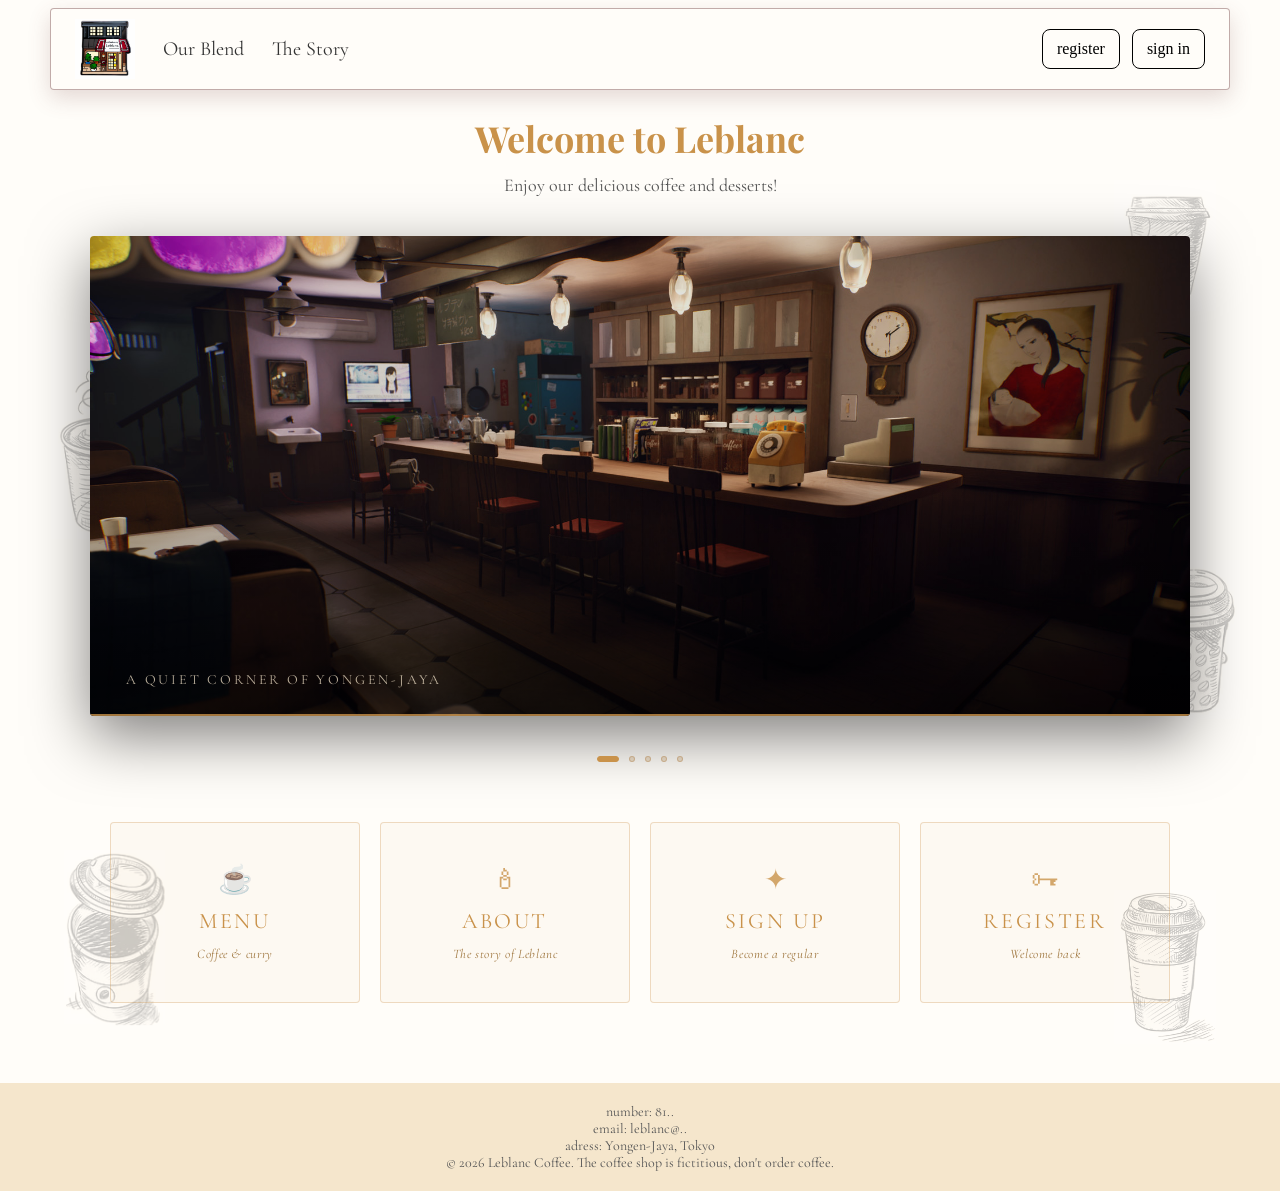
<file: index.html>
<!DOCTYPE html>
<html lang="en">
<head>
    <meta charset="UTF-8">
    <meta name="viewport" content="width=device-width, initial-scale=1.0">
    <title>LeblancCoffee</title>
    <link rel="stylesheet" href="styles.css">
    <link href="https://fonts.googleapis.com/css2?family=Playfair+Display:ital@1&family=Cormorant+Garamond:ital,wght@0,300;0,400;1,300&display=swap" rel="stylesheet">
    <style>
        /* Заголовок */
        h1 {
            font-family: 'Playfair Display', serif;
            font-size: 36px;
            text-align: center;
            margin-top: 24px;
            color: #c9924a;
        }
        .about-text {
            font-family: 'Cormorant Garamond', serif;
            font-size: 18px;
            text-align: center;
            margin-top: 12px;
            color: #555;
        }

        /* ── Карусель ── */
        body {
            position: relative;
        }

        h1,
        .about-text,
        .carousel,
        .carousel-dots,
        .nav-cards,
        .underground {
            position: relative;
            z-index: 1;
        }

        .carousel {
            position: relative;
            width: min(100% - 32px, 1100px);
            max-width: 1100px;
            margin: 40px auto;
            overflow: hidden;
            border-radius: 4px;
            box-shadow: 0 20px 60px rgba(0, 0, 0, 0.5);
        }
        .carousel-track {
            display: flex;
            transition: transform 0.65s cubic-bezier(0.77, 0, 0.18, 1);
        }
        .carousel-slide {
            min-width: 100%;
            position: relative;
        }
        .carousel-slide img {
            width: 100%;
            height: clamp(320px, 48vw, 480px);
            object-fit: cover;
            display: block;
            filter: sepia(15%) brightness(0.88);
        }
        .carousel-slide::after {
            content: '';
            position: absolute;
            inset: 0;
            background: linear-gradient(to top, rgba(0,0,0,0.6) 0%, transparent 50%);
            pointer-events: none;
        }
        .slide-caption {
            position: absolute;
            bottom: 28px;
            left: 36px;
            z-index: 2;
            color: #f5e6cc;
            font-family: 'Cormorant Garamond', serif;
            font-size: 14px;
            letter-spacing: 0.2em;
            text-transform: uppercase;
            opacity: 0.75;
        }
        .carousel-progress {
            position: absolute;
            bottom: 0;
            left: 0;
            height: 2px;
            width: 0%;
            background: rgba(201, 146, 74, 0.8);
            z-index: 5;
        }
        .carousel-btn {
            position: absolute;
            top: 50%;
            transform: translateY(-50%);
            z-index: 10;
            width: 44px;
            height: 44px;
            border-radius: 50%;
            border: 1px solid rgba(180, 140, 90, 0.4);
            background: rgba(0, 0, 0, 0.45);
            color: #d4a96a;
            cursor: pointer;
            display: flex;
            align-items: center;
            justify-content: center;
            opacity: 0;
            transition: opacity 0.25s, background 0.25s;
            backdrop-filter: blur(4px);
        }
        .carousel:hover .carousel-btn { opacity: 1; }
        .carousel-btn:hover            { background: rgba(180, 140, 90, 0.25); }
        .carousel-btn.prev { left: 14px; }
        .carousel-btn.next { right: 14px; }
        .carousel-btn svg {
            width: 18px;
            height: 18px;
            fill: none;
            stroke: currentColor;
            stroke-width: 2;
            stroke-linecap: round;
            stroke-linejoin: round;
        }
        .carousel-dots {
            display: flex;
            justify-content: center;
            gap: 10px;
            margin-top: 16px;
        }
        .dot {
            width: 6px;
            height: 6px;
            border-radius: 3px;
            background: rgba(180, 140, 90, 0.3);
            border: 1px solid rgba(180, 140, 90, 0.5);
            cursor: pointer;
            transition: width 0.3s, background 0.3s;
        }
        .dot.active {
            width: 22px;
            background: #c9924a;
            border-color: #c9924a;
        }

        /* ── Кружки по бокам ── */
        .coffe img {
            width: 100px;
            height: auto;
            object-fit: cover;
        }

        .coffee-decor {
            position: absolute;
            inset: 0;
            z-index: 0;
            pointer-events: none;
            overflow: hidden;
        }

        .coffee-decor img {
            position: absolute;
            width: clamp(74px, 8vw, 112px);
            opacity: 0.24;
            filter: sepia(16%);
            transform: translate3d(0, 0, 0);
            transition: transform 650ms cubic-bezier(0.2, 0.8, 0.2, 1);
            will-change: transform;
        }

        .decor-1 { left: max(18px, 4vw); top: 330px; }
        .decor-2 { right: max(18px, 5vw); top: 180px; }
        .decor-3 { right: max(12px, 3vw); top: 560px; }
        .decor-4 { left: max(18px, 5vw); top: 850px; }
        .decor-5 { right: max(18px, 5vw); top: 890px; }

        /* ── Карточки навигации ── */
        .nav-cards {
            display: grid;
            grid-template-columns: repeat(auto-fit, minmax(180px, 1fr));
            gap: 20px;
            max-width: 1100px;
            margin: 60px auto 80px;
            padding: 0 20px;
            position: relative;
            z-index: 1;
        }

        .nav-card {
            display: flex;
            flex-direction: column;
            align-items: center;
            justify-content: center;
            gap: 12px;
            padding: 40px 20px;
            border: 1px solid rgba(201, 146, 74, 0.3);
            border-radius: 4px;
            text-decoration: none;
            color: #c9924a;
            background: rgba(201, 146, 74, 0.04);
            transition: background 0.3s, border-color 0.3s, transform 0.3s;
            position: relative;
            overflow: hidden;
        }

        /* Линия снизу при hover */
        .nav-card::after {
            content: '';
            position: absolute;
            bottom: 0;
            left: 0;
            width: 0%;
            height: 2px;
            background: #c9924a;
            transition: width 0.4s ease;
        }

        .nav-card:hover {
            background: rgba(201, 146, 74, 0.10);
            border-color: rgba(201, 146, 74, 0.7);
            transform: translateY(-3px);
        }

        .nav-card:hover::after {
            width: 100%;
        }

        .nav-card-icon {
            font-size: 28px;
            opacity: 0.8;
        }

        .nav-card-title {
            font-family: 'Cormorant Garamond', serif;
            font-size: 22px;
            font-weight: 400;
            letter-spacing: 0.12em;
            text-transform: uppercase;
        }

        .nav-card-sub {
            font-family: 'Cormorant Garamond', serif;
            font-size: 13px;
            font-style: italic;
            color: #a07840;
            letter-spacing: 0.05em;
        }
        /* ── Футер ── */
        .underground {
            text-align: center;
            background: #f5e6cc;
            padding: 20px 10px;
            font-family: 'Cormorant Garamond', serif;
            color: #555;
            font-size: 14px;
        }

        @media (max-width: 720px) {
            h1 {
                font-size: 34px;
                padding: 0 16px;
            }

            .about-text {
                padding: 0 18px;
            }

            .slide-caption {
                left: 22px;
                right: 22px;
                bottom: 22px;
                font-size: 12px;
                line-height: 1.5;
            }

            .carousel {
                margin: 28px auto;
            }

            .nav-cards {
                grid-template-columns: 1fr;
                margin-top: 44px;
            }

            .nav-card {
                min-height: 150px;
                padding: 34px 20px;
            }

            .coffee-decor {
                display: none;
            }
        }
    </style>
</head>
<body>
    <div id="navbar"></div>
    <script src="navbar.js"></script>

    <h1>Welcome to Leblanc</h1>
    <p class="about-text">Enjoy our delicious coffee and desserts!</p>

    <div class="carousel">
        <div class="carousel-track" id="track">
            <div class="carousel-slide">
                <img src="images/picture1.jpg" alt="Leblanc atmosphere">
                <span class="slide-caption">A quiet corner of Yongen-Jaya</span>
            </div>
            <div class="carousel-slide">
                <img src="images/picture2.jpg" alt="Coffee">
                <span class="slide-caption">Hand-brewed, one cup at a time</span>
            </div>
            <div class="carousel-slide">
                <img src="images/picture3.jpg" alt="Interior">
                <span class="slide-caption">Where strangers become regulars</span>
            </div>
            <div class="carousel-slide">
                <img src="images/picture4.jpg" alt="Menu">
                <span class="slide-caption">Simple pleasures, carefully made</span>
            </div>
            <div class="carousel-slide">
                <img src="images/picture5.jpg" alt="Desserts">
                <span class="slide-caption">Curry on Sundays. Always.</span>
            </div>
        </div>

        <div class="carousel-progress" id="progress"></div>

        <button class="carousel-btn prev" onclick="move(-1)">
            <svg viewBox="0 0 24 24"><polyline points="15 18 9 12 15 6"/></svg>
        </button>
        <button class="carousel-btn next" onclick="move(1)">
            <svg viewBox="0 0 24 24"><polyline points="9 18 15 12 9 6"/></svg>
        </button>
    </div>

    <div class="carousel-dots" id="dots"></div>

    <!-- Кружки для фона -->
    <div class="coffee-decor" aria-hidden="true">
        <img class="decor-1" src="images/coffe1.jpg" alt="" data-depth="10">
        <img class="decor-2" src="images/coffe2.jpg" alt="" data-depth="-14">
        <img class="decor-3" src="images/coffe3.jpg" alt="" data-depth="18">
        <img class="decor-4" src="images/coffe4.jpg" alt="" data-depth="-10">
        <img class="decor-5" src="images/coffe5.jpg" alt="" data-depth="14">
    </div>

    <!-- Карточки навигации -->
    <div class="nav-cards">
        <a class="nav-card" href="menu.html">
            <span class="nav-card-icon">☕</span>
            <span class="nav-card-title">Menu</span>
            <span class="nav-card-sub">Coffee & curry</span>
        </a>
        <a class="nav-card" href="about.html">
            <span class="nav-card-icon">🕯</span>
            <span class="nav-card-title">About</span>
            <span class="nav-card-sub">The story of Leblanc</span>
        </a>
        <a class="nav-card" href="signin.html">
            <span class="nav-card-icon">✦</span>
            <span class="nav-card-title">Sign Up</span>
            <span class="nav-card-sub">Become a regular</span>
        </a>
        <a class="nav-card" href="register.html">
            <span class="nav-card-icon">🗝</span>
            <span class="nav-card-title">Register</span>
            <span class="nav-card-sub">Welcome back</span>
        </a>
    </div>
    
    <div class="underground">
        <footer>
            <p>number: 81..</p>
            <p>email: leblanc@..</p>
            <p>adress: Yongen-Jaya, Tokyo</p>
            <p>© 2026 Leblanc Coffee. The coffee shop is fictitious, don't order coffee.</p>
        </footer>
    </div>

    <script>
        const SLIDE_DELAY = 3500;

        const track    = document.getElementById('track');
        const dotsWrap = document.getElementById('dots');
        const progress = document.getElementById('progress');
        const slides   = track.querySelectorAll('.carousel-slide');

        let current = 0;
        let autoplayTimer;

        slides.forEach((_, i) => {
            const dot = document.createElement('button');
            dot.className = 'dot' + (i === 0 ? ' active' : '');
            dot.onclick = () => goTo(i);
            dotsWrap.appendChild(dot);
        });

        function goTo(index) {
            dotsWrap.children[current].classList.remove('active');
            current = (index + slides.length) % slides.length;
            dotsWrap.children[current].classList.add('active');
            track.style.transform = `translateX(-${current * 100}%)`;
            restartProgress();
        }

        function move(direction) {
            goTo(current + direction);
        }

        function restartProgress() {
            progress.style.transition = 'none';
            progress.style.width = '0%';
            requestAnimationFrame(() => requestAnimationFrame(() => {
                progress.style.transition = `width ${SLIDE_DELAY}ms linear`;
                progress.style.width = '100%';
            }));
        }

        function startAutoplay() {
            clearInterval(autoplayTimer);
            autoplayTimer = setInterval(() => move(1), SLIDE_DELAY);
        }

        const carousel = document.querySelector('.carousel');
        carousel.addEventListener('mouseenter', () => {
            clearInterval(autoplayTimer);
            progress.style.transition = 'none';
        });
        carousel.addEventListener('mouseleave', () => {
            startAutoplay();
            restartProgress();
        });

        let touchStartX = 0;
        carousel.addEventListener('touchstart', e => {
            touchStartX = e.touches[0].clientX;
        }, { passive: true });
        carousel.addEventListener('touchend', e => {
            const delta = e.changedTouches[0].clientX - touchStartX;
            if (Math.abs(delta) > 45) move(delta < 0 ? 1 : -1);
        });

        document.addEventListener('keydown', e => {
            if (e.key === 'ArrowLeft')  move(-1);
            if (e.key === 'ArrowRight') move(1);
        });

        startAutoplay();
        restartProgress();
    </script>
    <script src="site.js"></script>
</body>
</html>
</file>
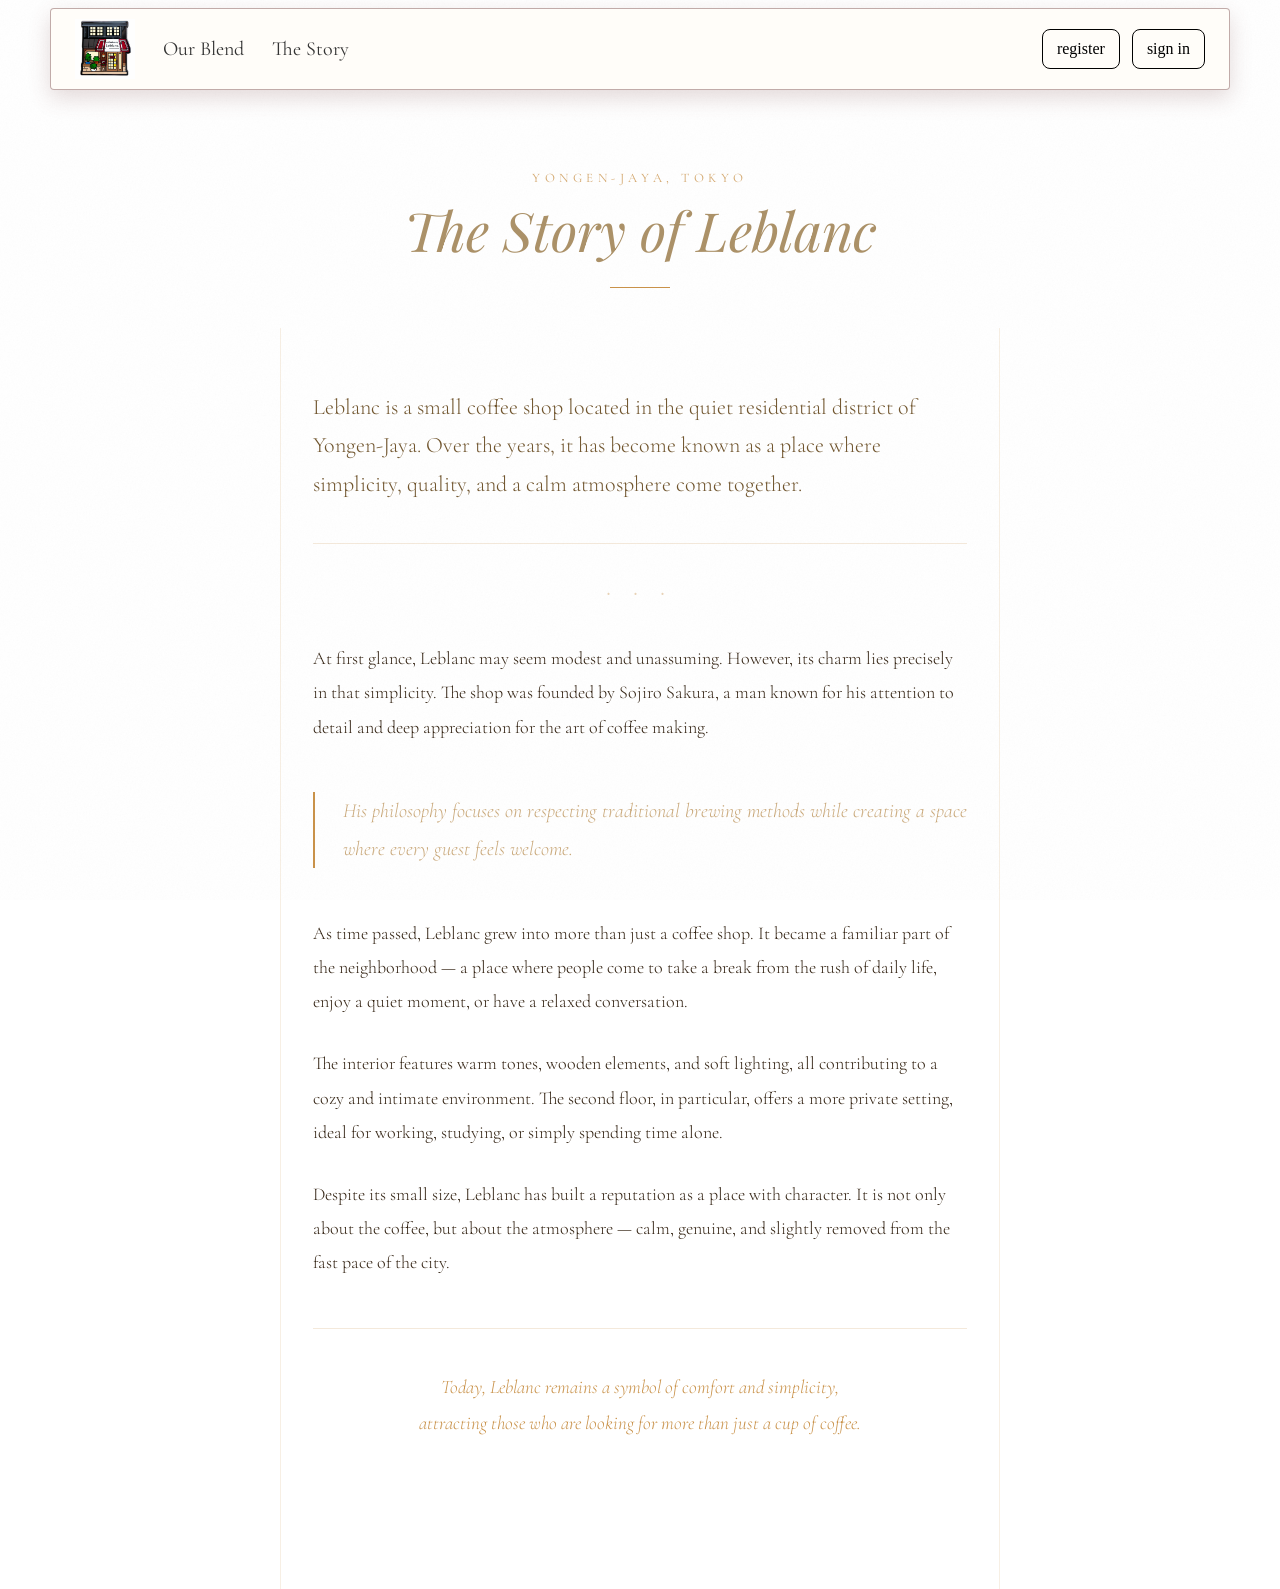
<file: about.html>
<!DOCTYPE html>
<html lang="en">
<head>
    <meta charset="UTF-8">
    <meta name="viewport" content="width=device-width, initial-scale=1.0">
    <title>LeblancCoffee - History</title>
    <link rel="stylesheet" href="styles.css">
    <link href="https://fonts.googleapis.com/css2?family=Playfair+Display:ital,wght@0,400;0,700;1,400&family=Cormorant+Garamond:ital,wght@0,300;0,400;1,300&display=swap" rel="stylesheet">
    <style>
        body {
            /* Тёплый сепия-тон вместо чистого белого */
            background-color: #ffffff;
            color: #2a1f14;
            position: relative;
        }

        /* Текстура шума поверх фона */
        body::before {
            content: '';
            position: fixed;
            inset: 0;
            background-image: url("data:image/svg+xml,%3Csvg xmlns='http://www.w3.org/2000/svg' width='300' height='300'%3E%3Cfilter id='noise'%3E%3CfeTurbulence type='fractalNoise' baseFrequency='0.65' numOctaves='3' stitchTiles='stitch'/%3E%3CfeColorMatrix type='saturate' values='0'/%3E%3C/filter%3E%3Crect width='300' height='300' filter='url(%23noise)' opacity='0.04'/%3E%3C/svg%3E");
            pointer-events: none;
            z-index: 0;
        }

        /* Всё содержимое поверх псевдоэлементов */
        #navbar, header, article {
            position: relative;
            z-index: 1;
        }

        /* ── Шапка страницы ── */
        .page-header {
            text-align: center;
            padding: 80px 20px 40px;
        }

        .page-header::after {
            content: '';
            display: block;
            width: 60px;
            height: 1px;
            background: #c9924a;
            margin: 24px auto 0;
        }

        .page-header .label {
            font-family: 'Cormorant Garamond', serif;
            font-size: 13px;
            letter-spacing: 0.35em;
            text-transform: uppercase;
            color: #c9924a;
            opacity: 0.8;
        }

        .page-header h1 {
            font-family: 'Playfair Display', serif;
            font-size: clamp(32px, 5vw, 54px);
            font-style: italic;
            font-weight: 400;
            color: #ab9168;
            margin-top: 12px;
            line-height: 1.2;
        }

        /* ── Основной блок ── */
        .story {
            max-width: 720px;
            margin: 0 auto;
            padding: 60px 32px 120px;

            /* Декоративные вертикальные линии по бокам */
            border-left: 1px solid rgba(201, 146, 74, 0.15);
            border-right: 1px solid rgba(201, 146, 74, 0.15);
        }

        .story .lead {
            font-family: 'Cormorant Garamond', serif;
            font-size: 22px;
            font-weight: 300;
            line-height: 1.75;
            color: #71562f;
            margin-bottom: 40px;
            padding-bottom: 40px;
            border-bottom: 1px solid rgba(201, 146, 74, 0.2);
        }

        .story p {
            font-family: 'Cormorant Garamond', serif;
            font-size: 18px;
            font-weight: 300;
            line-height: 1.9;
            color: #332313;
            margin-bottom: 28px;
        }

        .story blockquote {
            margin: 48px 0;
            padding: 0 0 0 28px;
            border-left: 2px solid #c9924a;
        }

        .story blockquote p {
            font-style: italic;
            font-size: 20px;
            color: #c9a87a;
            margin-bottom: 0;
        }

        .story .closing {
            margin-top: 48px;
            padding-top: 40px;
            border-top: 1px solid rgba(201, 146, 74, 0.2);
            font-style: italic;
            color: #c9924a;
            text-align: center;
            font-size: 19px;
        }

        .ornament {
            text-align: center;
            color: rgba(201, 146, 74, 0.4);
            font-size: 18px;
            letter-spacing: 0.5em;
            margin: 8px 0 36px;
        }
    </style>
</head>
<body>
    <div id="navbar"></div>
    <script src="navbar.js"></script>

    <header class="page-header">
        <p class="label">Yongen-Jaya, Tokyo</p>
        <h1>The Story of Leblanc</h1>
    </header>

    <article class="story">

        <p class="lead">
            Leblanc is a small coffee shop located in the quiet residential district of Yongen-Jaya. Over the years, it has become known as a place where simplicity, quality, and a calm atmosphere come together.
        </p>

        <div class="ornament">· · ·</div>

        <p>
            At first glance, Leblanc may seem modest and unassuming. However, its charm lies precisely in that simplicity. The shop was founded by Sojiro Sakura, a man known for his attention to detail and deep appreciation for the art of coffee making.
        </p>

        <blockquote>
            <p>His philosophy focuses on respecting traditional brewing methods while creating a space where every guest feels welcome.</p>
        </blockquote>

        <p>
            As time passed, Leblanc grew into more than just a coffee shop. It became a familiar part of the neighborhood — a place where people come to take a break from the rush of daily life, enjoy a quiet moment, or have a relaxed conversation.
        </p>

        <p>
            The interior features warm tones, wooden elements, and soft lighting, all contributing to a cozy and intimate environment. The second floor, in particular, offers a more private setting, ideal for working, studying, or simply spending time alone.
        </p>

        <p>
            Despite its small size, Leblanc has built a reputation as a place with character. It is not only about the coffee, but about the atmosphere — calm, genuine, and slightly removed from the fast pace of the city.
        </p>

        <p class="closing">
            Today, Leblanc remains a symbol of comfort and simplicity,<br>
            attracting those who are looking for more than just a cup of coffee.
        </p>

    </article>
    <script src="site.js"></script>
</body>
</html>
</file>
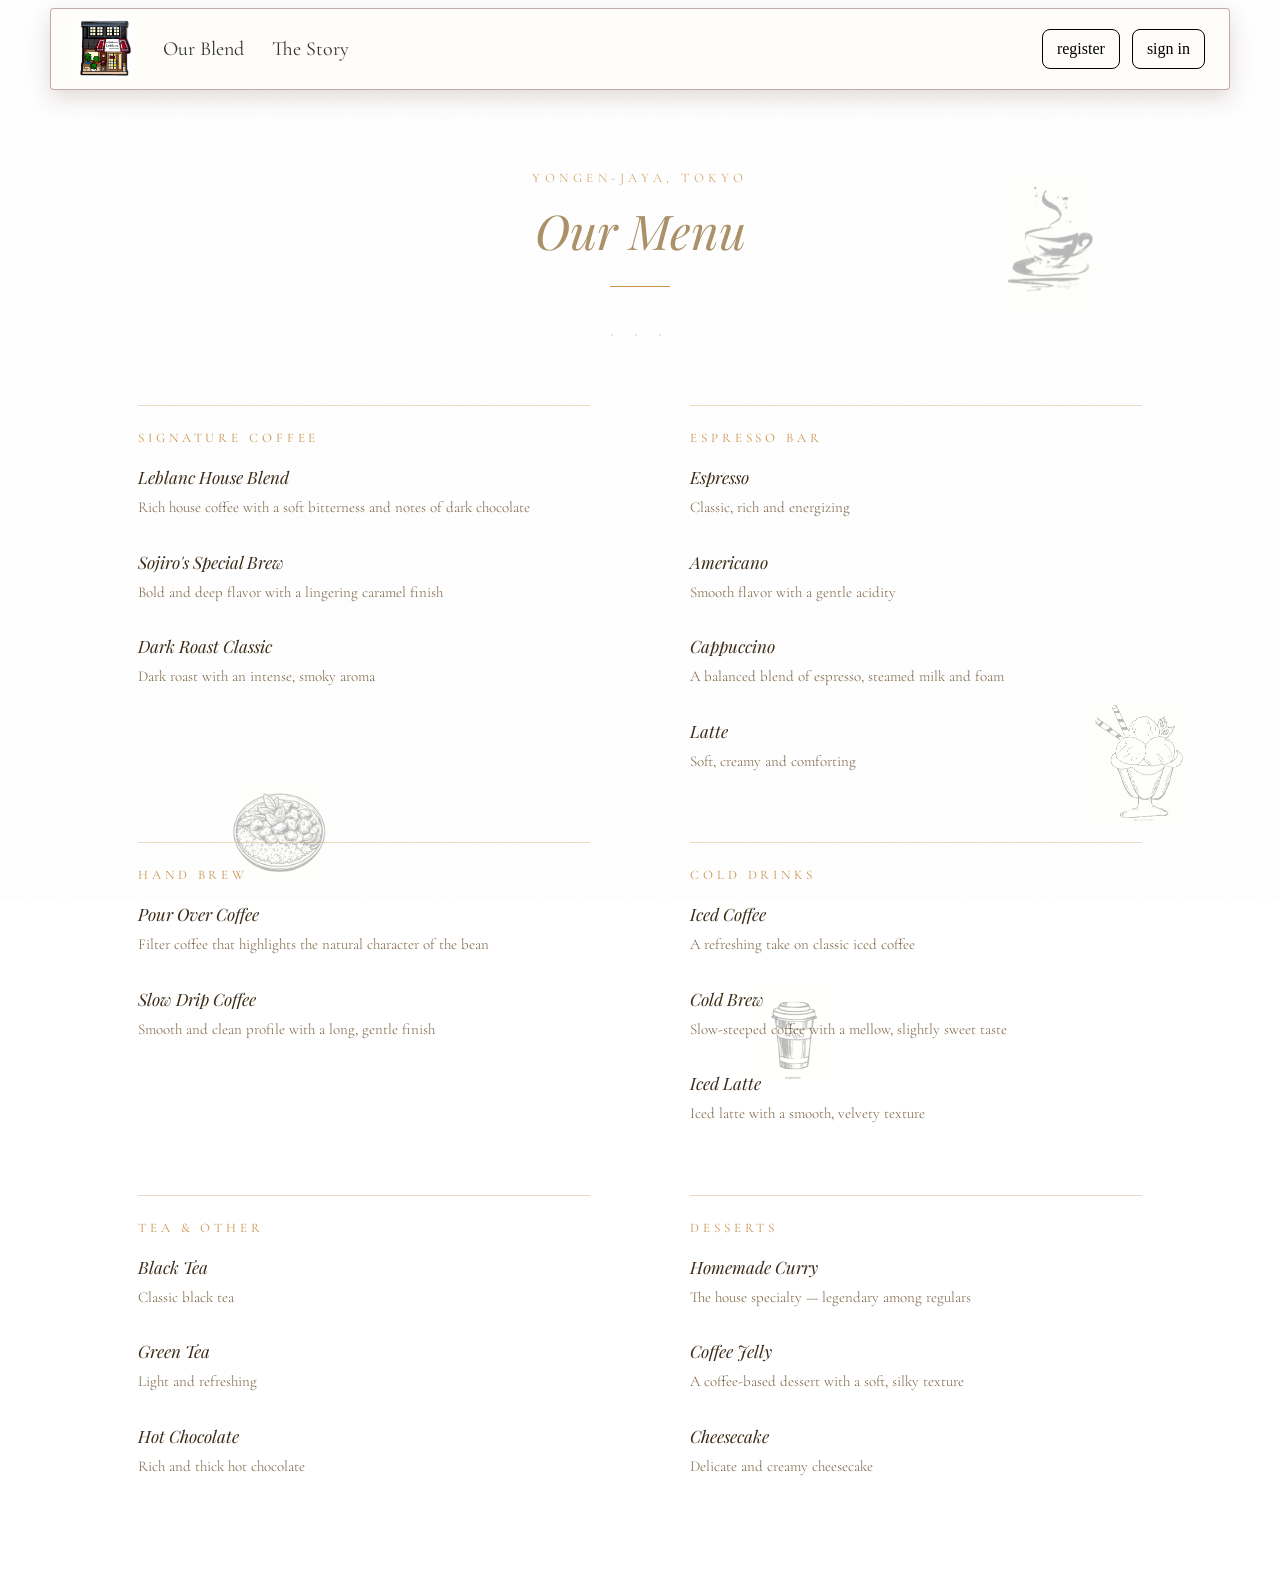
<file: menu.html>
﻿<!DOCTYPE html>
<html lang="en">
<head>
    <meta charset="UTF-8">
    <meta name="viewport" content="width=device-width, initial-scale=1.0">
    <title>LeblancCoffee - Menu</title>
    <link rel="stylesheet" href="styles.css">
    <link href="https://fonts.googleapis.com/css2?family=Playfair+Display:ital,wght@0,400;1,400&family=Cormorant+Garamond:ital,wght@0,300;0,400;1,300&display=swap" rel="stylesheet">
    <style>
        body {
            background-color: #ffffff;
            color: #2a1f14;
            position: relative;
        }
        /* Текстура шума */
        body::before {
            content: '';
            position: fixed;
            inset: 0;
            background-image: url("data:image/svg+xml,%3Csvg xmlns='http://www.w3.org/2000/svg' width='300' height='300'%3E%3Cfilter id='noise'%3E%3CfeTurbulence type='fractalNoise' baseFrequency='0.65' numOctaves='3' stitchTiles='stitch'/%3E%3CfeColorMatrix type='saturate' values='0'/%3E%3C/filter%3E%3Crect width='300' height='300' filter='url(%23noise)' opacity='0.04'/%3E%3C/svg%3E");
            pointer-events: none;
            z-index: 0;
        }

        #navbar, header, main {
            position: relative;
            z-index: 1;
        }

        /* ── Шапка ── */
        .page-header {
            text-align: center;
            padding: 80px 20px 40px;
        }

        .page-header::after {
            content: '';
            display: block;
            width: 60px;
            height: 1px;
            background: #c9924a;
            margin: 24px auto 0;
        }

        .page-header .label {
            font-family: 'Cormorant Garamond', serif;
            font-size: 13px;
            letter-spacing: 0.35em;
            text-transform: uppercase;
            color: #c9924a;
            opacity: 0.8;
        }

        .page-header h1 {
            font-family: 'Playfair Display', serif;
            font-size: clamp(28px, 4vw, 48px);
            font-style: italic;
            font-weight: 400;
            color: #ab9168;
            margin-top: 12px;
        }

        /* ── Сетка категорий ── */
        .menu-grid {
            display: grid;
            grid-template-columns: repeat(auto-fit, minmax(300px, 1fr));
            gap: 70px 100px;
            max-width: 1100px;
            margin: 60px auto 100px;
            padding: 0 48px;
        }

        /* ── Одна категория ── */
        .menu-category {
            border-top: 1px solid rgba(201, 146, 74, 0.35);
            padding-top: 24px;
        }

        .menu-category h2 {
            font-family: 'Cormorant Garamond', serif;
            font-size: 13px;
            letter-spacing: 0.3em;
            text-transform: uppercase;
            color: #c9924a;
            font-weight: 400;
            margin-bottom: 20px;
        }

        /* ── Одна позиция ── */
        .menu-item {
            display: flex;
            flex-direction: column;
            gap: 8px;
            margin-bottom: 32px;
        }

        .menu-item:last-child {
            margin-bottom: 0;
        }

        .item-name {
            font-family: 'Playfair Display', serif;
            font-size: 17px;
            font-style: italic;
            color: #3d2b18;
        }

        .item-desc {
            font-family: 'Cormorant Garamond', serif;
            font-size: 15px;
            font-weight: 300;
            color: #7a6040;
            line-height: 1.5;
        }

        /* Разделитель между блоками */
        .ornament {
            text-align: center;
            color: rgba(201, 146, 74, 0.35);
            font-size: 16px;
            letter-spacing: 0.5em;
            margin: 0 0 60px;
        }

        .coffee-decor {
            position: absolute;
            inset: 0;
            z-index: 0;
            pointer-events: none;
            overflow: hidden;
        }

        .coffee-decor img {
            position: absolute;
            width: clamp(70px, 8vw, 104px);
            opacity: 0.28;
            filter: sepia(16%);
            transform: translate3d(0, 0, 0);
            transition: transform 650ms cubic-bezier(0.2, 0.8, 0.2, 1);
            will-change: transform;
        }

        .decor-1 { left: 58%; top: 980px; }
        .decor-2 { right: 14%; top: 170px; }
        .decor-3 { right: 7%; top: 700px; }
        .decor-4 { left: 18%; top: 780px; }

        @media (max-width: 720px) {
            .page-header {
                padding-top: 56px;
            }

            .menu-grid {
                grid-template-columns: 1fr;
                gap: 48px;
                margin: 44px auto 72px;
                padding: 0 24px;
            }

            .coffee-decor {
                display: none;
            }
        }
    </style>
</head>
<body>
    <div id="navbar"></div>
    <script src="navbar.js"></script>

    <header class="page-header">
        <p class="label">Yongen-Jaya, Tokyo</p>
        <h1>Our Menu</h1>
    </header>

    <div class="ornament">· · ·</div>

    <main class="menu-grid">

        <div class="menu-category">
            <h2>Signature Coffee</h2>
            <div class="menu-item">
                <span class="item-name">Leblanc House Blend</span>
                <span class="item-desc">Rich house coffee with a soft bitterness and notes of dark chocolate</span>
            </div>
            <div class="menu-item">
                <span class="item-name">Sojiro's Special Brew</span>
                <span class="item-desc">Bold and deep flavor with a lingering caramel finish</span>
            </div>
            <div class="menu-item">
                <span class="item-name">Dark Roast Classic</span>
                <span class="item-desc">Dark roast with an intense, smoky aroma</span>
            </div>
        </div>

        <div class="menu-category">
            <h2>Espresso Bar</h2>
            <div class="menu-item">
                <span class="item-name">Espresso</span>
                <span class="item-desc">Classic, rich and energizing</span>
            </div>
            <div class="menu-item">
                <span class="item-name">Americano</span>
                <span class="item-desc">Smooth flavor with a gentle acidity</span>
            </div>
            <div class="menu-item">
                <span class="item-name">Cappuccino</span>
                <span class="item-desc">A balanced blend of espresso, steamed milk and foam</span>
            </div>
            <div class="menu-item">
                <span class="item-name">Latte</span>
                <span class="item-desc">Soft, creamy and comforting</span>
            </div>
        </div>

        <div class="menu-category">
            <h2>Hand Brew</h2>
            <div class="menu-item">
                <span class="item-name">Pour Over Coffee</span>
                <span class="item-desc">Filter coffee that highlights the natural character of the bean</span>
            </div>
            <div class="menu-item">
                <span class="item-name">Slow Drip Coffee</span>
                <span class="item-desc">Smooth and clean profile with a long, gentle finish</span>
            </div>
        </div>

        <div class="menu-category">
            <h2>Cold Drinks</h2>
            <div class="menu-item">
                <span class="item-name">Iced Coffee</span>
                <span class="item-desc">A refreshing take on classic iced coffee</span>
            </div>
            <div class="menu-item">
                <span class="item-name">Cold Brew</span>
                <span class="item-desc">Slow-steeped coffee with a mellow, slightly sweet taste</span>
            </div>
            <div class="menu-item">
                <span class="item-name">Iced Latte</span>
                <span class="item-desc">Iced latte with a smooth, velvety texture</span>
            </div>
        </div>

        <div class="menu-category">
            <h2>Tea & Other</h2>
            <div class="menu-item">
                <span class="item-name">Black Tea</span>
                <span class="item-desc">Classic black tea</span>
            </div>
            <div class="menu-item">
                <span class="item-name">Green Tea</span>
                <span class="item-desc">Light and refreshing</span>
            </div>
            <div class="menu-item">
                <span class="item-name">Hot Chocolate</span>
                <span class="item-desc">Rich and thick hot chocolate</span>
            </div>
        </div>

        <div class="menu-category">
            <h2>Desserts</h2>
            <div class="menu-item">
                <span class="item-name">Homemade Curry</span>
                <span class="item-desc">The house specialty — legendary among regulars</span>
            </div>
            <div class="menu-item">
                <span class="item-name">Coffee Jelly</span>
                <span class="item-desc">A coffee-based dessert with a soft, silky texture</span>
            </div>
            <div class="menu-item">
                <span class="item-name">Cheesecake</span>
                <span class="item-desc">Delicate and creamy cheesecake</span>
            </div>
        </div>

    </main>
    <!-- Кружки для фона -->
    <div class="coffee-decor" aria-hidden="true">
        <img class="decor-1" src="images/coffe01.jpg" alt="" data-depth="12">
        <img class="decor-2" src="images/coffe02.jpg" alt="" data-depth="-16">
        <img class="decor-3" src="images/coffe04.png" alt="" data-depth="18">
        <img class="decor-4" src="images/coffe05.jpg" alt="" data-depth="-10">
    </div>

    <script src="site.js"></script>
</body>
</html>
</file>
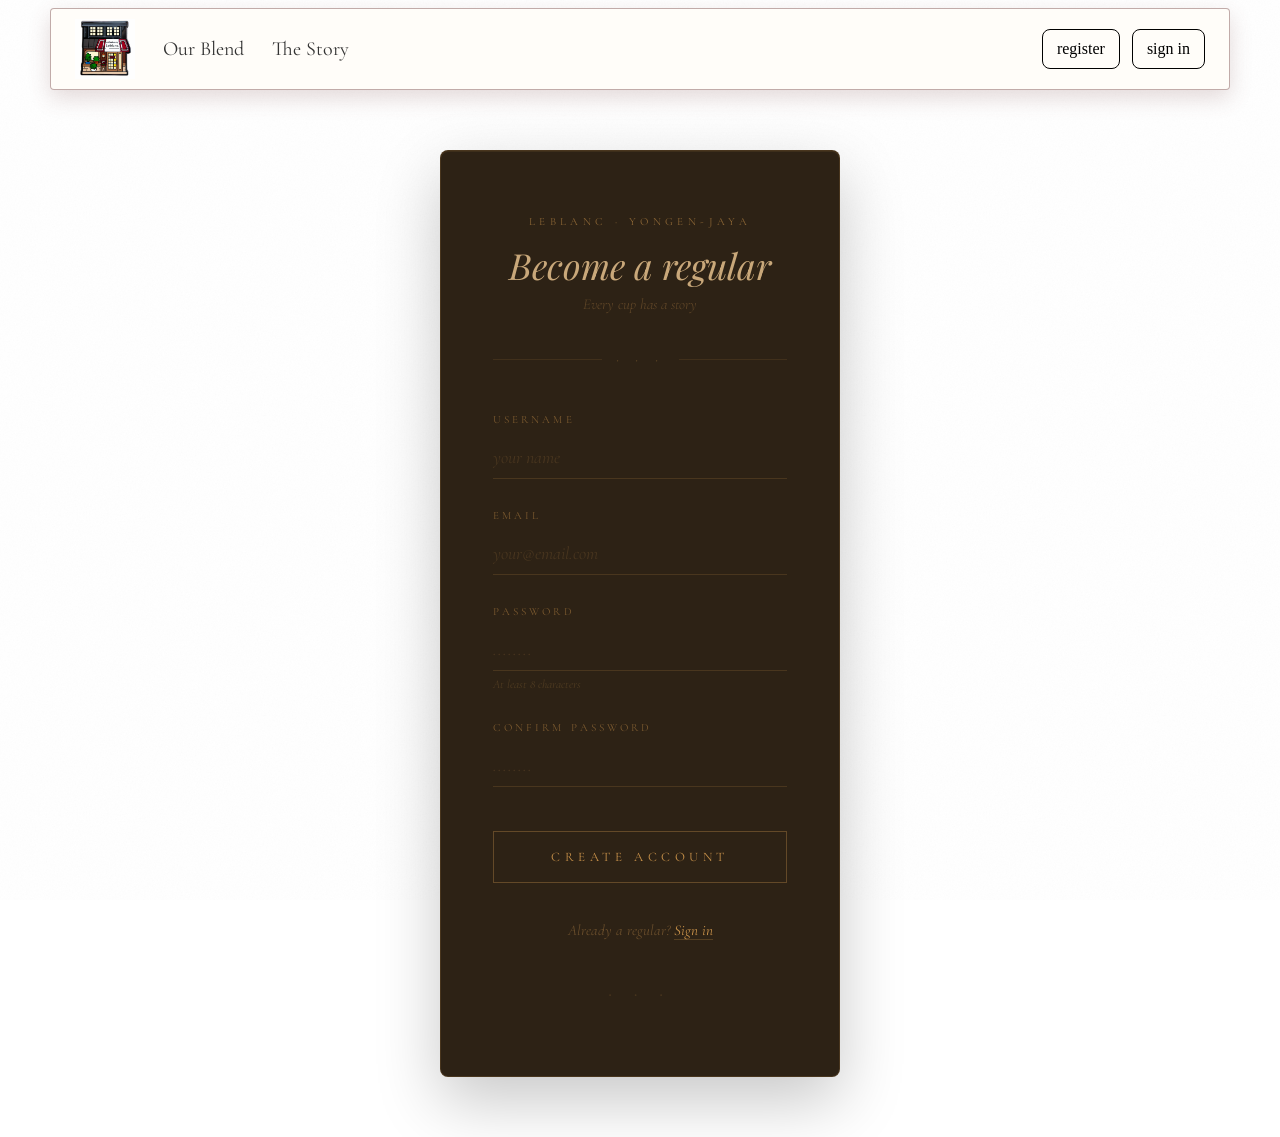
<file: register.html>
<!DOCTYPE html>
<html lang="en">
<head>
    <meta charset="UTF-8">
    <meta name="viewport" content="width=device-width, initial-scale=1.0">
    <title>LeblancCoffee — Register</title>
    <link rel="stylesheet" href="styles.css">
    <link href="https://fonts.googleapis.com/css2?family=Playfair+Display:ital,wght@0,400;1,400&family=Cormorant+Garamond:ital,wght@0,300;0,400;1,300&display=swap" rel="stylesheet">
    <style>
        body {
            background-color: #ffffff;
            color: #2a1f14;
            position: relative;
            min-height: 100vh;
        }

        body::before {
            content: '';
            position: fixed;
            inset: 0;
            background-image: url("data:image/svg+xml,%3Csvg xmlns='http://www.w3.org/2000/svg' width='300' height='300'%3E%3Cfilter id='noise'%3E%3CfeTurbulence type='fractalNoise' baseFrequency='0.65' numOctaves='3' stitchTiles='stitch'/%3E%3CfeColorMatrix type='saturate' values='0'/%3E%3C/filter%3E%3Crect width='300' height='300' filter='url(%23noise)' opacity='0.04'/%3E%3C/svg%3E");
            pointer-events: none;
            z-index: 0;
        }

        #navbar { position: relative; z-index: 2; }

        .auth-wrapper {
            position: relative;
            z-index: 1;
            display: flex;
            justify-content: center;
            align-items: center;
            min-height: calc(100vh - 80px);
            padding: 60px 20px;
        }

        .auth-panel {
            width: 100%;
            max-width: 400px;
            padding: 64px 52px 72px;
            background: #2d2215;
            border: 1px solid rgba(201, 146, 74, 0.18);
            border-radius: 8px;
            box-shadow:
                0 24px 64px rgba(0, 0, 0, 0.22),
                inset 0 1px 0 rgba(201, 146, 74, 0.1);
            animation: fadeUp 0.7s ease both;
        }

        @keyframes fadeUp {
            from { opacity: 0; transform: translateY(16px); }
            to   { opacity: 1; transform: translateY(0); }
        }

        .auth-label {
            font-family: 'Cormorant Garamond', serif;
            font-size: 11px;
            letter-spacing: 0.4em;
            text-transform: uppercase;
            color: #c9924a;
            opacity: 0.6;
            display: block;
            text-align: center;
            margin-bottom: 16px;
        }

        .auth-title {
            font-family: 'Playfair Display', serif;
            font-size: clamp(26px, 4vw, 36px);
            font-style: italic;
            font-weight: 400;
            color: #c9a87a;
            text-align: center;
            line-height: 1.2;
        }

        .auth-subtitle {
            font-family: 'Cormorant Garamond', serif;
            font-size: 15px;
            font-style: italic;
            color: rgba(180, 130, 70, 0.4);
            text-align: center;
            font-weight: 300;
            margin-top: 8px;
        }

        .auth-divider {
            display: flex;
            align-items: center;
            gap: 14px;
            margin: 36px 0 44px;
        }
        .auth-divider::before,
        .auth-divider::after {
            content: '';
            flex: 1;
            height: 1px;
            background: rgba(201, 146, 74, 0.12);
        }
        .auth-divider span {
            font-family: 'Cormorant Garamond', serif;
            font-size: 16px;
            color: rgba(201, 146, 74, 0.3);
            letter-spacing: 0.4em;
        }

        .field {
            position: relative;
            margin-bottom: 30px;
        }

        .field label {
            display: block;
            font-family: 'Cormorant Garamond', serif;
            font-size: 11px;
            letter-spacing: 0.28em;
            text-transform: uppercase;
            color: rgba(201, 146, 74, 0.5);
            margin-bottom: 10px;
            transition: color 0.3s;
        }

        .field input {
            width: 100%;
            box-sizing: border-box;
            background: transparent;
            border: none;
            border-bottom: 1px solid rgba(201, 146, 74, 0.18);
            padding: 10px 0;
            font-family: 'Cormorant Garamond', serif;
            font-size: 18px;
            color: #d4b483;
            outline: none;
        }

        .field input::placeholder {
            color: rgba(180, 130, 70, 0.2);
            font-style: italic;
        }

        .field::after {
            content: '';
            position: absolute;
            bottom: 0; left: 0;
            width: 0;
            height: 1px;
            background: #c9924a;
            transition: width 0.4s ease;
        }
        .field:focus-within::after { width: 100%; }
        .field:focus-within label  { color: rgba(201, 146, 74, 0.9); }

        .field-hint {
            font-family: 'Cormorant Garamond', serif;
            font-size: 12px;
            font-style: italic;
            color: rgba(160, 120, 64, 0.3);
            margin-top: 6px;
        }

        .auth-btn {
            width: 100%;
            margin-top: 14px;
            padding: 17px;
            background: transparent;
            border: 1px solid rgba(201, 146, 74, 0.35);
            color: #c9924a;
            font-family: 'Cormorant Garamond', serif;
            font-size: 13px;
            letter-spacing: 0.35em;
            text-transform: uppercase;
            cursor: pointer;
            position: relative;
            overflow: hidden;
            transition: color 0.4s;
        }

        .auth-btn::before {
            content: '';
            position: absolute;
            inset: 0;
            background: #c9924a;
            transform: scaleX(0);
            transform-origin: left;
            transition: transform 0.4s ease;
            z-index: 0;
        }

        .auth-btn:hover { color: #fff8ee; }
        .auth-btn:hover::before { transform: scaleX(1); }
        .auth-btn span { position: relative; z-index: 1; }

        .auth-foot {
            margin-top: 38px;
            text-align: center;
            font-family: 'Cormorant Garamond', serif;
            font-size: 15px;
            font-style: italic;
            color: rgba(180, 130, 70, 0.45);
        }

        .auth-foot a {
            color: #c9924a;
            text-decoration: none;
            border-bottom: 1px solid rgba(201, 146, 74, 0.25);
            transition: border-color 0.3s, color 0.3s;
        }

        .auth-foot a:hover {
            color: #e0b87a;
            border-color: #c9924a;
        }

        .ornament {
            text-align: center;
            color: rgba(201, 146, 74, 0.18);
            font-size: 15px;
            letter-spacing: 0.6em;
            margin-top: 48px;
        }

        @media (max-width: 520px) {
            .auth-wrapper {
                align-items: flex-start;
                padding: 40px 16px 56px;
            }

            .auth-panel {
                padding: 44px 28px 48px;
            }
        }
    </style>
</head>
<body>
    <div id="navbar"></div>
    <script src="navbar.js"></script>

    <div class="auth-wrapper">
        <div class="auth-panel">
            <span class="auth-label">Leblanc · Yongen-Jaya</span>
            <h1 class="auth-title">Become a regular</h1>
            <p class="auth-subtitle">Every cup has a story</p>

            <div class="auth-divider"><span>· · ·</span></div>

            <form data-auth-form="register">
            <div class="field">
                <label for="username">Username</label>
                <input type="text" id="username" name="username" placeholder="your name" autocomplete="username" required>
            </div>

            <div class="field">
                <label for="email">Email</label>
                <input type="email" id="email" name="email" placeholder="your@email.com" autocomplete="email" required>
            </div>

            <div class="field">
                <label for="password">Password</label>
                <input type="password" id="password" name="password" placeholder="........" autocomplete="new-password" required minlength="8">
                <p class="field-hint">At least 8 characters</p>
            </div>

            <div class="field">
                <label for="confirm">Confirm password</label>
                <input type="password" id="confirm" name="confirm" placeholder="........" autocomplete="new-password" required minlength="8">
            </div>

            <button class="auth-btn" type="submit"><span>Create Account</span></button>
            <p class="auth-status" data-auth-status aria-live="polite"></p>
            </form>

            <p class="auth-foot">
                Already a regular? <a href="signin.html">Sign in</a>
            </p>

            <div class="ornament">· · ·</div>
        </div>
    </div>
    <script src="site.js"></script>
</body>
</html>
</file>
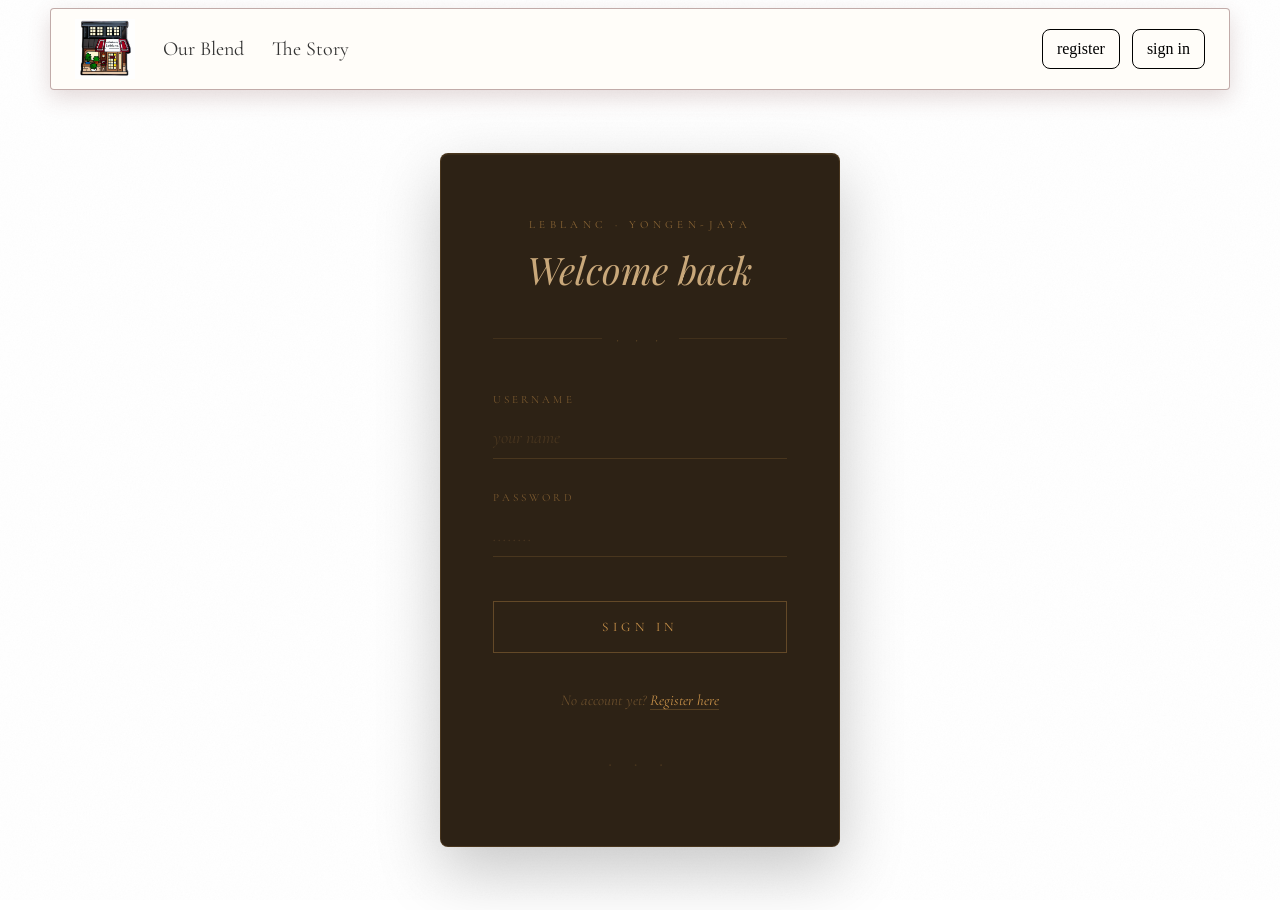
<file: signin.html>
<!DOCTYPE html>
<html lang="en">
<head>
    <meta charset="UTF-8">
    <meta name="viewport" content="width=device-width, initial-scale=1.0">
    <title>LeblancCoffee — Sign In</title>
    <link rel="stylesheet" href="styles.css">
    <link href="https://fonts.googleapis.com/css2?family=Playfair+Display:ital,wght@0,400;1,400&family=Cormorant+Garamond:ital,wght@0,300;0,400;1,300&display=swap" rel="stylesheet">
    <style>
        body {
            background-color: #ffffff;
            color: #2a1f14;
            position: relative;
            min-height: 100vh;
        }

        /* Noise texture — как на остальных страницах */
        body::before {
            content: '';
            position: fixed;
            inset: 0;
            background-image: url("data:image/svg+xml,%3Csvg xmlns='http://www.w3.org/2000/svg' width='300' height='300'%3E%3Cfilter id='noise'%3E%3CfeTurbulence type='fractalNoise' baseFrequency='0.65' numOctaves='3' stitchTiles='stitch'/%3E%3CfeColorMatrix type='saturate' values='0'/%3E%3C/filter%3E%3Crect width='300' height='300' filter='url(%23noise)' opacity='0.04'/%3E%3C/svg%3E");
            pointer-events: none;
            z-index: 0;
        }

        #navbar { position: relative; z-index: 2; }

        .auth-wrapper {
            position: relative;
            z-index: 1;
            display: flex;
            justify-content: center;
            align-items: center;
            min-height: calc(100vh - 80px);
            padding: 60px 20px;
        }

        /* ── Тёмная панель ── */
        .auth-panel {
            width: 100%;
            max-width: 400px;
            padding: 64px 52px 72px;
            background: #2d2215;
            border: 1px solid rgba(201, 146, 74, 0.18);
            border-radius: 8px;
            box-shadow:
                0 24px 64px rgba(0, 0, 0, 0.22),
                inset 0 1px 0 rgba(183, 135, 73, 0.1);
            animation: fadeUp 0.7s ease both;
        }

        @keyframes fadeUp {
            from { opacity: 0; transform: translateY(16px); }
            to   { opacity: 1; transform: translateY(0); }
        }

        .auth-label {
            font-family: 'Cormorant Garamond', serif;
            font-size: 11px;
            letter-spacing: 0.4em;
            text-transform: uppercase;
            color: #c9924a;
            opacity: 0.6;
            display: block;
            text-align: center;
            margin-bottom: 16px;
        }

        .auth-title {
            font-family: 'Playfair Display', serif;
            font-size: clamp(28px, 4vw, 38px);
            font-style: italic;
            font-weight: 400;
            color: #c9a87a;
            text-align: center;
            line-height: 1.2;
        }

        .auth-divider {
            display: flex;
            align-items: center;
            gap: 14px;
            margin: 36px 0 44px;
        }
        .auth-divider::before,
        .auth-divider::after {
            content: '';
            flex: 1;
            height: 1px;
            background: rgba(201, 146, 74, 0.12);
        }
        .auth-divider span {
            font-family: 'Cormorant Garamond', serif;
            font-size: 16px;
            color: rgba(201, 146, 74, 0.3);
            letter-spacing: 0.4em;
        }

        .field {
            position: relative;
            margin-bottom: 32px;
        }

        .field label {
            display: block;
            font-family: 'Cormorant Garamond', serif;
            font-size: 11px;
            letter-spacing: 0.28em;
            text-transform: uppercase;
            color: rgba(201, 146, 74, 0.5);
            margin-bottom: 10px;
            transition: color 0.3s;
        }

        .field input {
            width: 100%;
            box-sizing: border-box;
            background: transparent;
            border: none;
            border-bottom: 1px solid rgba(201, 146, 74, 0.18);
            padding: 10px 0;
            font-family: 'Cormorant Garamond', serif;
            font-size: 18px;
            color: #d4b483;
            outline: none;
        }

        .field input::placeholder {
            color: rgba(180, 130, 70, 0.2);
            font-style: italic;
        }

        .field::after {
            content: '';
            position: absolute;
            bottom: 0; left: 0;
            width: 0;
            height: 1px;
            background: #c9924a;
            transition: width 0.4s ease;
        }
        .field:focus-within::after { width: 100%; }
        .field:focus-within label  { color: rgba(201, 146, 74, 0.9); }

        .auth-btn {
            width: 100%;
            margin-top: 12px;
            padding: 17px;
            background: transparent;
            border: 1px solid rgba(201, 146, 74, 0.35);
            color: #c9924a;
            font-family: 'Cormorant Garamond', serif;
            font-size: 13px;
            letter-spacing: 0.35em;
            text-transform: uppercase;
            cursor: pointer;
            position: relative;
            overflow: hidden;
            transition: color 0.4s;
        }

        .auth-btn::before {
            content: '';
            position: absolute;
            inset: 0;
            background: #c9924a;
            transform: scaleX(0);
            transform-origin: left;
            transition: transform 0.4s ease;
            z-index: 0;
        }

        .auth-btn:hover { color: #fff8ee; }
        .auth-btn:hover::before { transform: scaleX(1); }
        .auth-btn span { position: relative; z-index: 1; }

        .auth-foot {
            margin-top: 38px;
            text-align: center;
            font-family: 'Cormorant Garamond', serif;
            font-size: 15px;
            font-style: italic;
            color: rgba(180, 130, 70, 0.45);
        }

        .auth-foot a {
            color: #c9924a;
            text-decoration: none;
            border-bottom: 1px solid rgba(201, 146, 74, 0.25);
            transition: border-color 0.3s, color 0.3s;
        }

        .auth-foot a:hover {
            color: #e0b87a;
            border-color: #c9924a;
        }

        .ornament {
            text-align: center;
            color: rgba(201, 146, 74, 0.18);
            font-size: 15px;
            letter-spacing: 0.6em;
            margin-top: 48px;
        }

        @media (max-width: 520px) {
            .auth-wrapper {
                align-items: flex-start;
                padding: 40px 16px 56px;
            }

            .auth-panel {
                padding: 44px 28px 48px;
            }
        }
    </style>
</head>
<body>
    <div id="navbar"></div>
    <script src="navbar.js"></script>

    <div class="auth-wrapper">
        <div class="auth-panel">
            <span class="auth-label">Leblanc · Yongen-Jaya</span>
            <h1 class="auth-title">Welcome back</h1>

            <div class="auth-divider"><span>· · ·</span></div>

            <form data-auth-form="signin">
            <div class="field">
                <label for="username">Username</label>
                <input type="text" id="username" name="username" placeholder="your name" autocomplete="username" required>
            </div>

            <div class="field">
                <label for="password">Password</label>
                <input type="password" id="password" name="password" placeholder="........" autocomplete="current-password" required>
            </div>

            <button class="auth-btn" type="submit"><span>Sign In</span></button>
            <p class="auth-status" data-auth-status aria-live="polite"></p>
            </form>

            <p class="auth-foot">
                No account yet? <a href="register.html">Register here</a>
            </p>

            <div class="ornament">· · ·</div>
        </div>
    </div>
    <script src="site.js"></script>
</body>
</html>
</file>
<file: styles.css>
* {
    box-sizing: border-box;
    margin: 0;
    padding: 0;
}

html {
    overflow-x: hidden;
}

@view-transition {
    navigation: auto;
}

::view-transition-old(root),
::view-transition-new(root) {
    animation-duration: 180ms;
    animation-timing-function: ease;
}

body {
    margin: 0;
    overflow-x: hidden;
    background: #fffdf9;
}

img {
    display: block;
    max-width: 100%;
    height: auto;
}

a,
button,
input {
    font: inherit;
}

button {
    border: 0;
}

.auth-status {
    display: none;
    margin: 22px 0 0;
    padding: 12px 14px;
    border: 1px solid rgba(201, 146, 74, 0.22);
    background: rgba(201, 146, 74, 0.08);
    color: #d4b483;
    font-family: 'Cormorant Garamond', serif;
    font-size: 15px;
    line-height: 1.45;
    text-align: center;
}

.auth-status.is-visible {
    display: block;
}

.auth-status.is-error {
    border-color: rgba(180, 74, 61, 0.45);
    background: rgba(180, 74, 61, 0.12);
    color: #e3a18f;
}

@media (prefers-reduced-motion: reduce) {
    body {
        animation: none;
    }

    ::view-transition-old(root),
    ::view-transition-new(root) {
        animation: none;
    }
}
</file>
